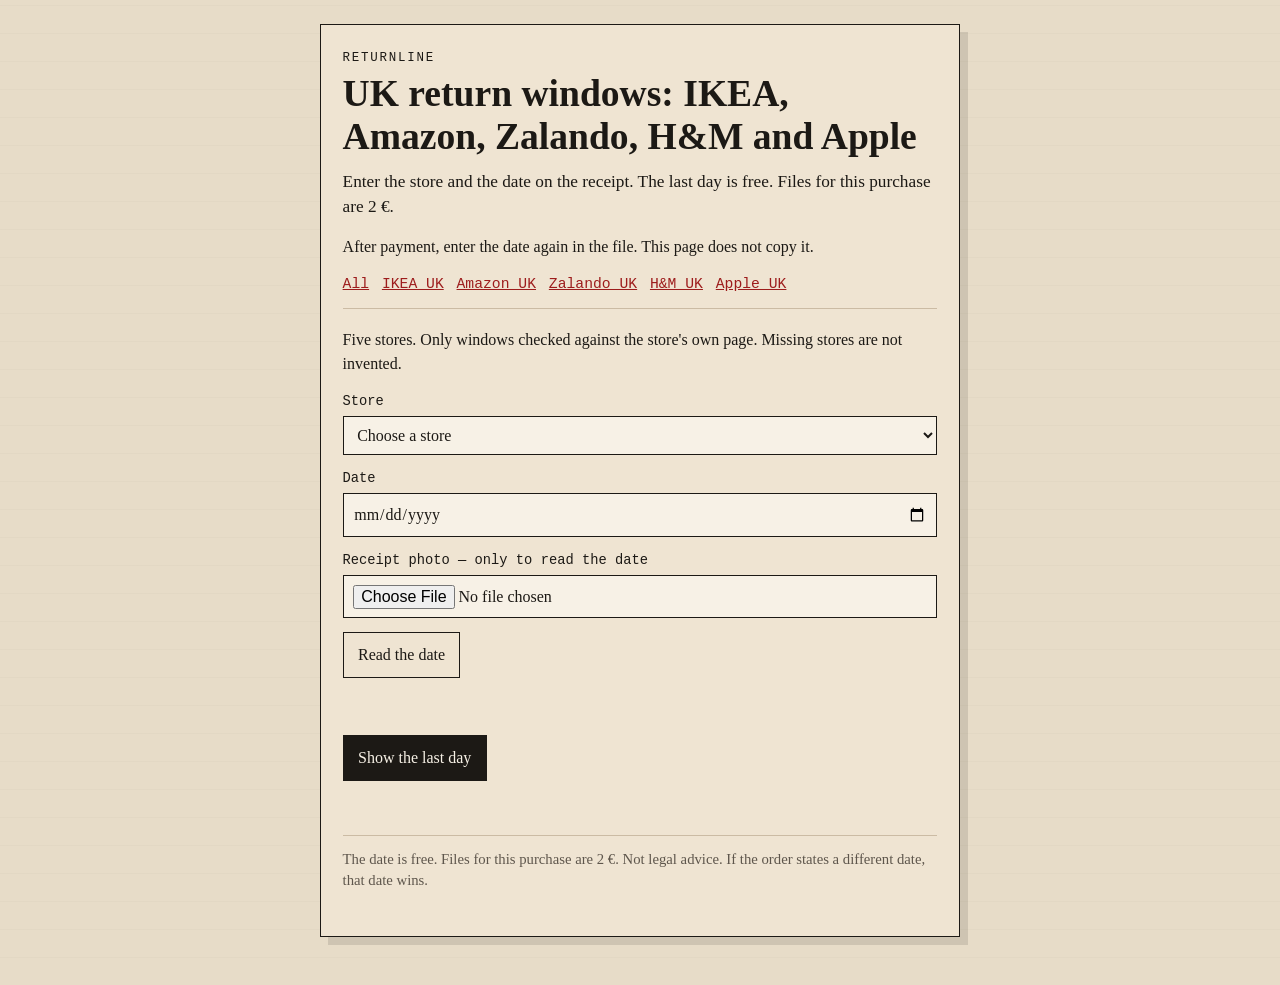
<file: index.html>
<!DOCTYPE html>
<html lang="en">
<head>
<meta name="yandex-verification" content="174b1c9c4e349816" />
<meta charset="utf-8">
<meta name="viewport" content="width=device-width, initial-scale=1">
<title>UK return windows: IKEA, Amazon, Zalando, H&amp;M and Apple</title>
<meta name="description" content="IKEA UK, Amazon UK, Zalando UK, H&amp;M UK and Apple UK return windows. The last day is free. One site, five pages.">
<link rel="canonical" href="https://frtertaer.github.io/">
<link rel="stylesheet" href="css/returnline.css">
</head>
<body data-store="" data-root="">
<main class="sheet">
<p class="brand">Returnline</p>
<h1>UK return windows: IKEA, Amazon, Zalando, H&amp;M and Apple</h1>
<p class="lead">Enter the store and the date on the receipt. The last day is free. Files for this purchase are 2 €.</p>
<p>After payment, enter the date again in the file. This page does not copy it.</p>
<nav aria-label="Stores"><a href="index.html">All</a><a href="ikea/index.html">IKEA UK</a><a href="amazon/index.html">Amazon UK</a><a href="zalando/index.html">Zalando UK</a><a href="hm/index.html">H&amp;M UK</a><a href="apple/index.html">Apple UK</a></nav>
<p>Five stores. Only windows checked against the store's own page. Missing stores are not invented.</p>
<form id="calc" class="slip"><label class="field"><span>Store</span><select id="store" name="store" required></select></label><label class="field"><span id="anchor-label">Date</span><input id="anchor" name="anchor" type="date" required></label><label id="sale-wrap" class="check" hidden><input id="sale" type="checkbox"><span>Sale item — shorter window</span></label><label class="photo"><span>Receipt photo — only to read the date</span><input id="photo" name="photo" type="file" accept="image/*"></label><button type="button" class="ghost" id="read-photo">Read the date</button><p id="photo-note" aria-live="polite"></p><ul id="candidates" hidden></ul><button type="submit">Show the last day</button></form>
<section id="result" hidden aria-live="polite"><p class="brand">Last day</p><p id="result-date" class="stamp"></p><p id="result-status" class="status"></p></section><section id="till" class="till" hidden><h2>Files for this purchase</h2><p id="till-copy"></p><button type="button" id="open-files">Open the files for this purchase</button><div id="downloads" hidden><button type="button" id="get-ics">Download the calendar reminder</button><button type="button" id="get-receipt">Download the receipt with the date in the margin</button></div></section>
<section class="rule" id="rule"></section>
<footer><p>The date is free. Files for this purchase are 2 €. Not legal advice. If the order states a different date, that date wins.</p></footer>
</main>
<script src="js/rules.js"></script>
<script src="js/app.js"></script>
</body>
</html>
</file>
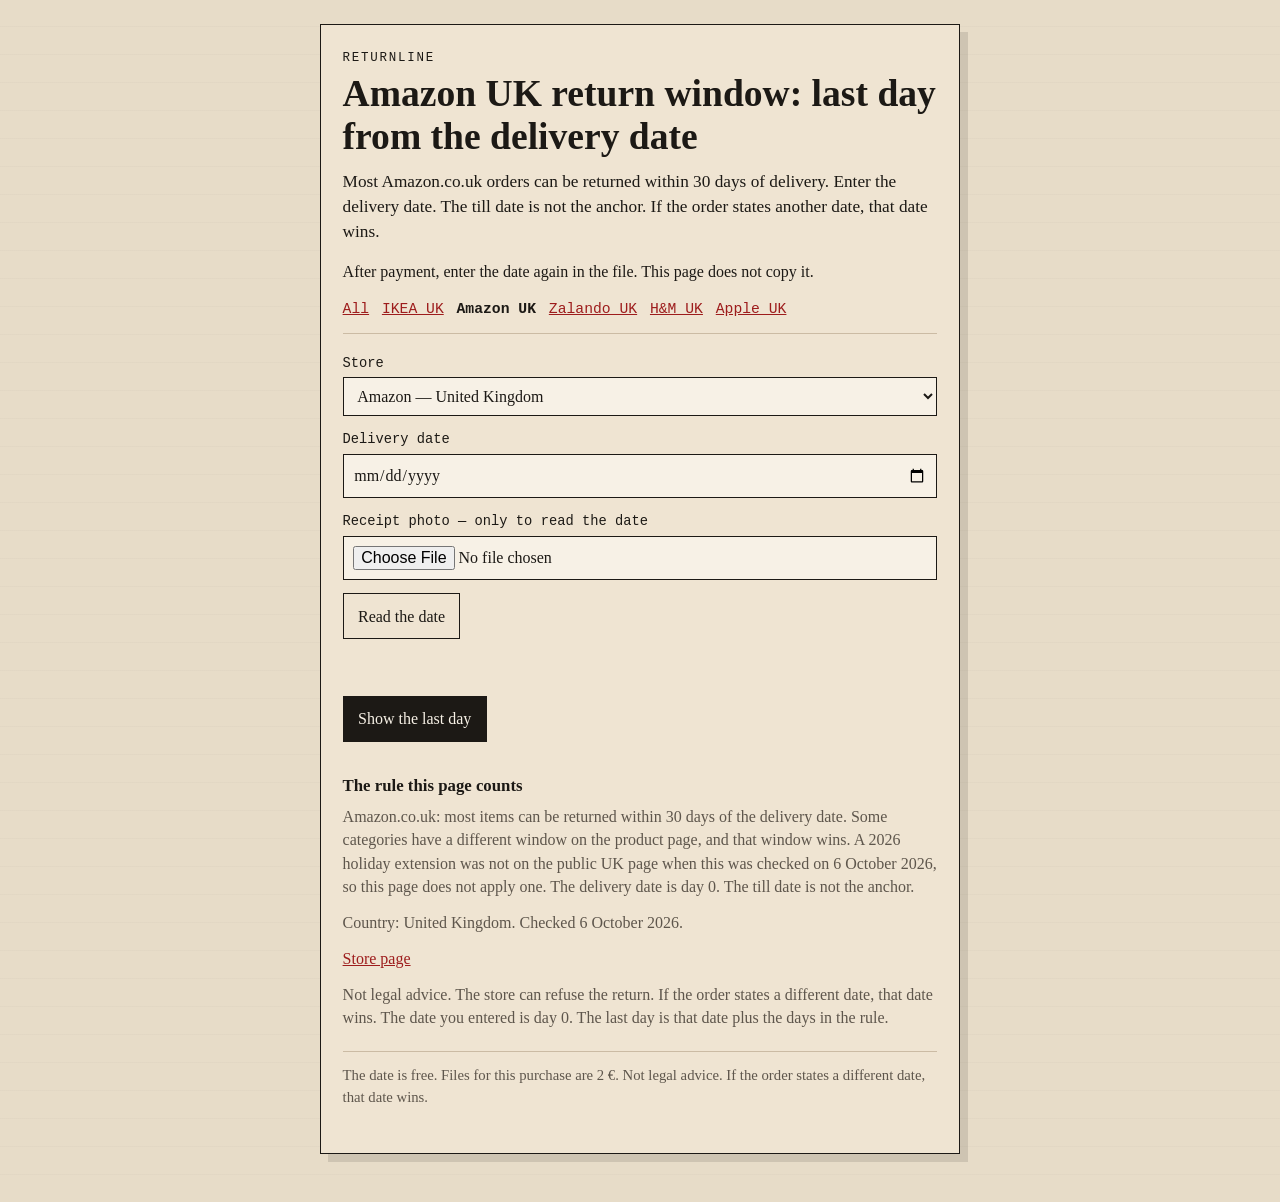
<file: amazon/index.html>
<!DOCTYPE html>
<html lang="en">
<head>
<meta charset="utf-8">
<meta name="viewport" content="width=device-width, initial-scale=1">
<title>Amazon UK return window: last day from the delivery date</title>
<meta name="description" content="Amazon UK return window: last day from the delivery date. 30 days from receipt of delivery, not the till date. The date is free.">
<link rel="canonical" href="https://frtertaer.github.io/amazon/">
<link rel="stylesheet" href="../css/returnline.css">
</head>
<body data-store="amazon" data-root="../">
<main class="sheet">
<p class="brand">Returnline</p>
<h1>Amazon UK return window: last day from the delivery date</h1>
<p class="lead">Most Amazon.co.uk orders can be returned within 30 days of delivery. Enter the delivery date. The till date is not the anchor. If the order states another date, that date wins.</p>
<p>After payment, enter the date again in the file. This page does not copy it.</p>
<nav aria-label="Stores"><a href="../index.html">All</a><a href="../ikea/index.html">IKEA UK</a><strong>Amazon UK</strong><a href="../zalando/index.html">Zalando UK</a><a href="../hm/index.html">H&amp;M UK</a><a href="../apple/index.html">Apple UK</a></nav>

<form id="calc" class="slip"><label class="field"><span>Store</span><select id="store" name="store" required></select></label><label class="field"><span id="anchor-label">Date</span><input id="anchor" name="anchor" type="date" required></label><label id="sale-wrap" class="check" hidden><input id="sale" type="checkbox"><span>Sale item — shorter window</span></label><label class="photo"><span>Receipt photo — only to read the date</span><input id="photo" name="photo" type="file" accept="image/*"></label><button type="button" class="ghost" id="read-photo">Read the date</button><p id="photo-note" aria-live="polite"></p><ul id="candidates" hidden></ul><button type="submit">Show the last day</button></form>
<section id="result" hidden aria-live="polite"><p class="brand">Last day</p><p id="result-date" class="stamp"></p><p id="result-status" class="status"></p></section><section id="till" class="till" hidden><h2>Files for this purchase</h2><p id="till-copy"></p><button type="button" id="open-files">Open the files for this purchase</button><div id="downloads" hidden><button type="button" id="get-ics">Download the calendar reminder</button><button type="button" id="get-receipt">Download the receipt with the date in the margin</button></div></section>
<section class="rule" id="rule"><h2>The rule this page counts</h2><p>Amazon.co.uk: most items can be returned within 30 days of the delivery date. Some categories have a different window on the product page, and that window wins. A 2026 holiday extension was not on the public UK page when this was checked on 6 October 2026, so this page does not apply one. The delivery date is day 0. The till date is not the anchor.</p><p>Country: United Kingdom. Checked 6 October 2026.</p><p><a href="https://www.amazon.co.uk/gp/help/customer/display.html?nodeId=GKM69DUUYKQWKWX7" rel="noopener noreferrer">Store page</a></p><p>Not legal advice. The store can refuse the return. If the order states a different date, that date wins.</p></section>
<footer><p>The date is free. Files for this purchase are 2 €. Not legal advice. If the order states a different date, that date wins.</p></footer>
</main>
<script src="../js/rules.js"></script>
<script src="../js/app.js"></script>
</body>
</html>
</file>
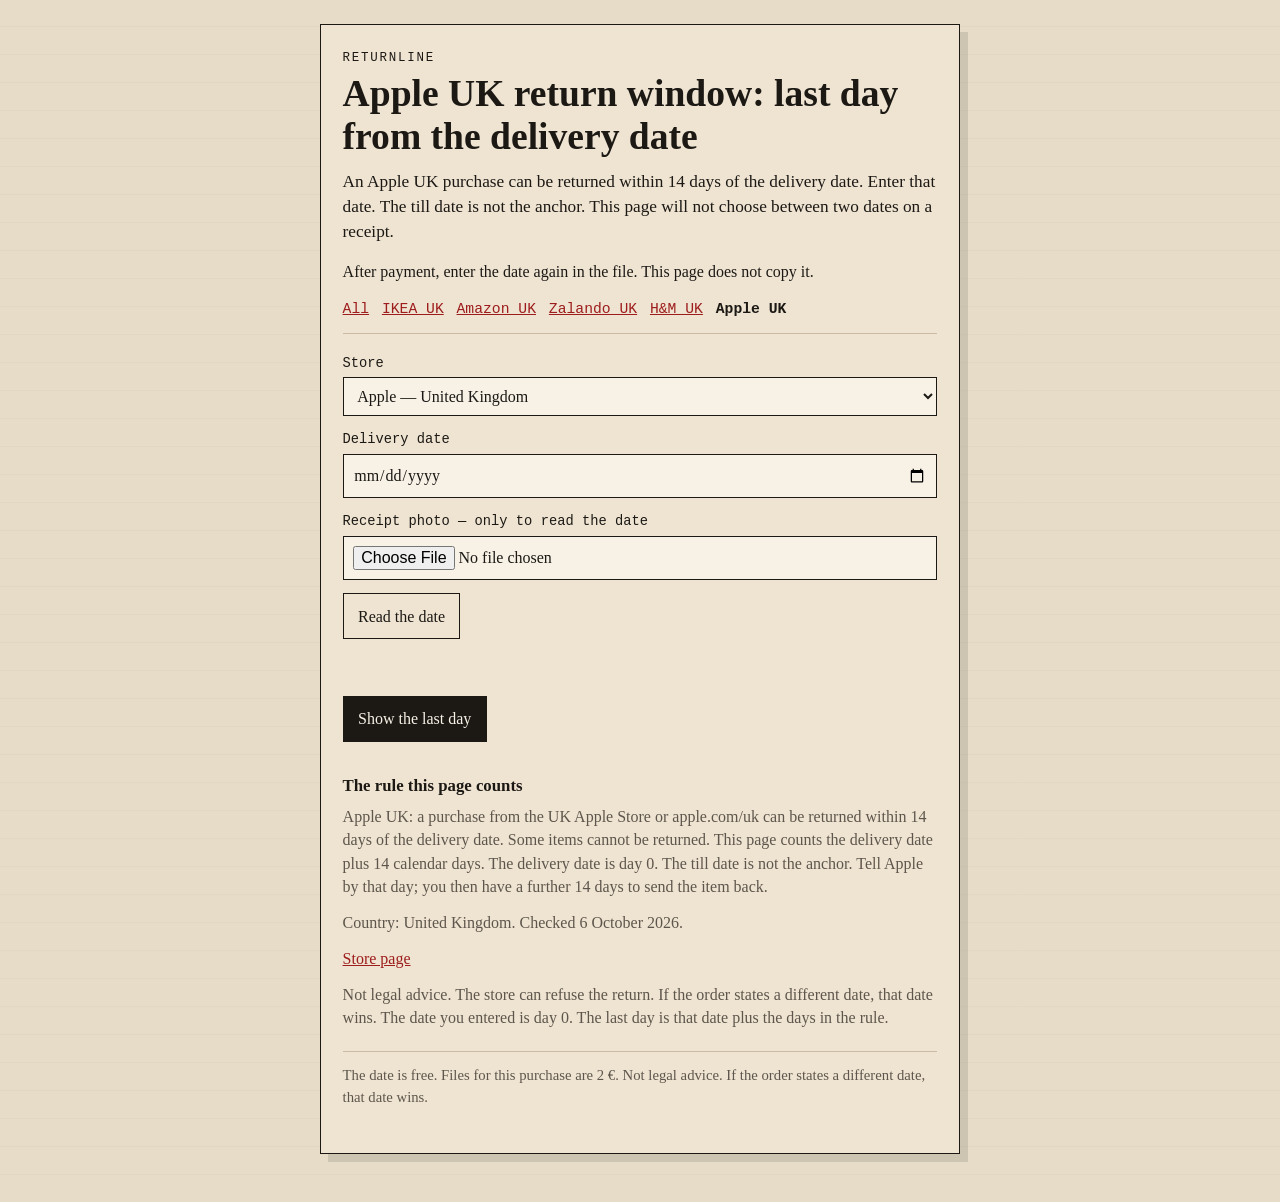
<file: apple/index.html>
<!DOCTYPE html>
<html lang="en">
<head>
<meta charset="utf-8">
<meta name="viewport" content="width=device-width, initial-scale=1">
<title>Apple UK return window: last day from the delivery date</title>
<meta name="description" content="Apple UK return window: last day from the delivery date. 14 days from delivery, not the till date. The date is free.">
<link rel="canonical" href="https://frtertaer.github.io/apple/">
<link rel="stylesheet" href="../css/returnline.css">
</head>
<body data-store="apple" data-root="../">
<main class="sheet">
<p class="brand">Returnline</p>
<h1>Apple UK return window: last day from the delivery date</h1>
<p class="lead">An Apple UK purchase can be returned within 14 days of the delivery date. Enter that date. The till date is not the anchor. This page will not choose between two dates on a receipt.</p>
<p>After payment, enter the date again in the file. This page does not copy it.</p>
<nav aria-label="Stores"><a href="../index.html">All</a><a href="../ikea/index.html">IKEA UK</a><a href="../amazon/index.html">Amazon UK</a><a href="../zalando/index.html">Zalando UK</a><a href="../hm/index.html">H&amp;M UK</a><strong>Apple UK</strong></nav>

<form id="calc" class="slip"><label class="field"><span>Store</span><select id="store" name="store" required></select></label><label class="field"><span id="anchor-label">Date</span><input id="anchor" name="anchor" type="date" required></label><label id="sale-wrap" class="check" hidden><input id="sale" type="checkbox"><span>Sale item — shorter window</span></label><label class="photo"><span>Receipt photo — only to read the date</span><input id="photo" name="photo" type="file" accept="image/*"></label><button type="button" class="ghost" id="read-photo">Read the date</button><p id="photo-note" aria-live="polite"></p><ul id="candidates" hidden></ul><button type="submit">Show the last day</button></form>
<section id="result" hidden aria-live="polite"><p class="brand">Last day</p><p id="result-date" class="stamp"></p><p id="result-status" class="status"></p></section><section id="till" class="till" hidden><h2>Files for this purchase</h2><p id="till-copy"></p><button type="button" id="open-files">Open the files for this purchase</button><div id="downloads" hidden><button type="button" id="get-ics">Download the calendar reminder</button><button type="button" id="get-receipt">Download the receipt with the date in the margin</button></div></section>
<section class="rule" id="rule"><h2>The rule this page counts</h2><p>Apple UK: a purchase from the UK Apple Store or apple.com/uk can be returned within 14 days of the delivery date. Some items cannot be returned. This page counts the delivery date plus 14 calendar days. The delivery date is day 0. The till date is not the anchor. Tell Apple by that day; you then have a further 14 days to send the item back.</p><p>Country: United Kingdom. Checked 6 October 2026.</p><p><a href="https://www.apple.com/uk/shop/help/returns_refund" rel="noopener noreferrer">Store page</a></p><p>Not legal advice. The store can refuse the return. If the order states a different date, that date wins.</p></section>
<footer><p>The date is free. Files for this purchase are 2 €. Not legal advice. If the order states a different date, that date wins.</p></footer>
</main>
<script src="../js/rules.js"></script>
<script src="../js/app.js"></script>
</body>
</html>
</file>
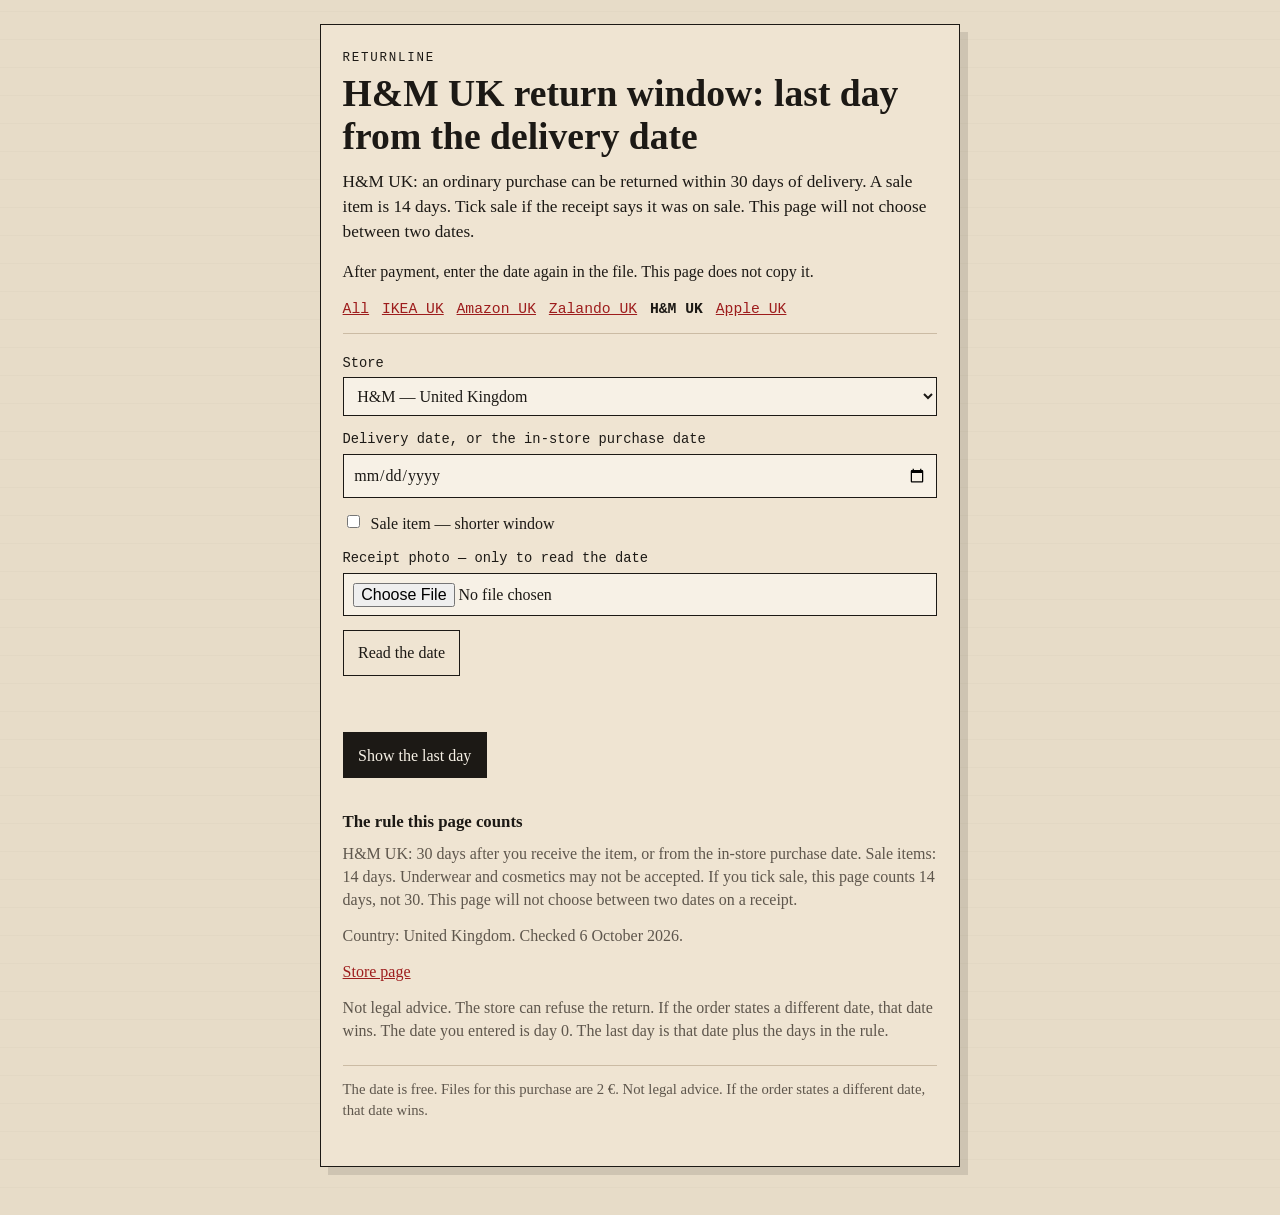
<file: hm/index.html>
<!DOCTYPE html>
<html lang="en">
<head>
<meta charset="utf-8">
<meta name="viewport" content="width=device-width, initial-scale=1">
<title>H&amp;M UK return window: last day from the delivery date</title>
<meta name="description" content="H&amp;M UK return window: last day from the delivery date. 30 days, or 14 days on sale items. The date is free.">
<link rel="canonical" href="https://frtertaer.github.io/hm/">
<link rel="stylesheet" href="../css/returnline.css">
</head>
<body data-store="hm" data-root="../">
<main class="sheet">
<p class="brand">Returnline</p>
<h1>H&amp;M UK return window: last day from the delivery date</h1>
<p class="lead">H&amp;M UK: an ordinary purchase can be returned within 30 days of delivery. A sale item is 14 days. Tick sale if the receipt says it was on sale. This page will not choose between two dates.</p>
<p>After payment, enter the date again in the file. This page does not copy it.</p>
<nav aria-label="Stores"><a href="../index.html">All</a><a href="../ikea/index.html">IKEA UK</a><a href="../amazon/index.html">Amazon UK</a><a href="../zalando/index.html">Zalando UK</a><strong>H&amp;M UK</strong><a href="../apple/index.html">Apple UK</a></nav>

<form id="calc" class="slip"><label class="field"><span>Store</span><select id="store" name="store" required></select></label><label class="field"><span id="anchor-label">Date</span><input id="anchor" name="anchor" type="date" required></label><label id="sale-wrap" class="check" hidden><input id="sale" type="checkbox"><span>Sale item — shorter window</span></label><label class="photo"><span>Receipt photo — only to read the date</span><input id="photo" name="photo" type="file" accept="image/*"></label><button type="button" class="ghost" id="read-photo">Read the date</button><p id="photo-note" aria-live="polite"></p><ul id="candidates" hidden></ul><button type="submit">Show the last day</button></form>
<section id="result" hidden aria-live="polite"><p class="brand">Last day</p><p id="result-date" class="stamp"></p><p id="result-status" class="status"></p></section><section id="till" class="till" hidden><h2>Files for this purchase</h2><p id="till-copy"></p><button type="button" id="open-files">Open the files for this purchase</button><div id="downloads" hidden><button type="button" id="get-ics">Download the calendar reminder</button><button type="button" id="get-receipt">Download the receipt with the date in the margin</button></div></section>
<section class="rule" id="rule"><h2>The rule this page counts</h2><p>H&amp;M UK: 30 days after you receive the item, or from the in-store purchase date. Sale items: 14 days. Underwear and cosmetics may not be accepted. If you tick sale, this page counts 14 days, not 30. This page will not choose between two dates on a receipt.</p><p>Country: United Kingdom. Checked 6 October 2026.</p><p><a href="https://www2.hm.com/en_gb/customer-service/return-link.html" rel="noopener noreferrer">Store page</a></p><p>Not legal advice. The store can refuse the return. If the order states a different date, that date wins.</p></section>
<footer><p>The date is free. Files for this purchase are 2 €. Not legal advice. If the order states a different date, that date wins.</p></footer>
</main>
<script src="../js/rules.js"></script>
<script src="../js/app.js"></script>
</body>
</html>
</file>
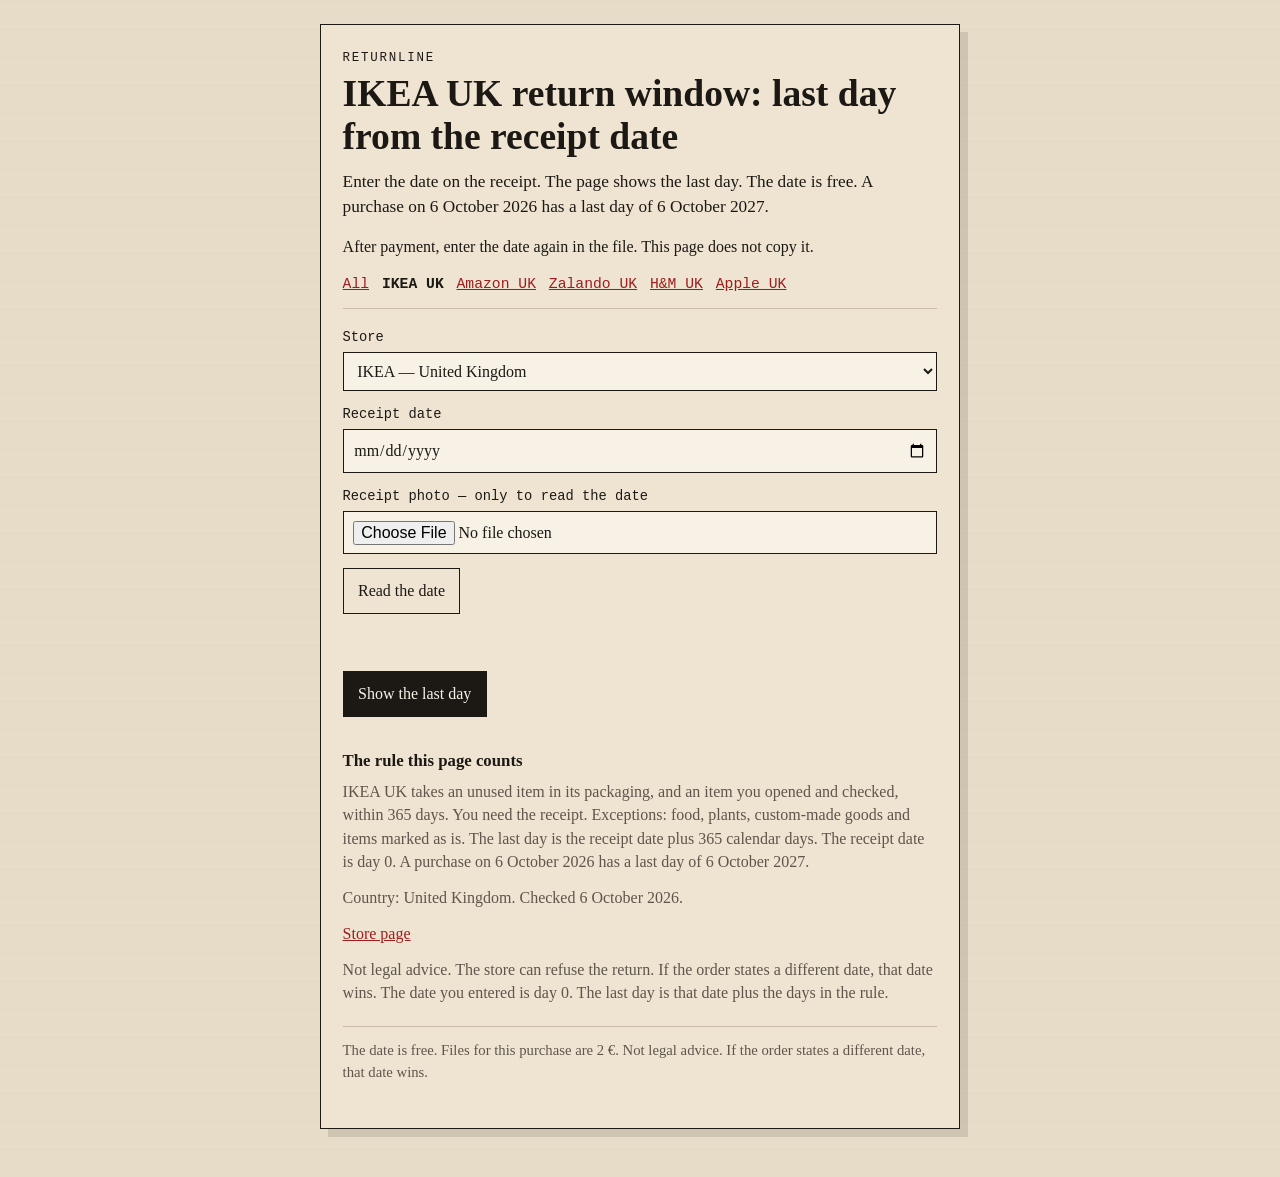
<file: ikea/index.html>
<!DOCTYPE html>
<html lang="en">
<head>
<meta charset="utf-8">
<meta name="viewport" content="width=device-width, initial-scale=1">
<title>IKEA UK return window: last day from the receipt date</title>
<meta name="description" content="IKEA UK return window: last day from the receipt date. IKEA return policy is 365 days from the date on the receipt. The date is free.">
<link rel="canonical" href="https://frtertaer.github.io/ikea/">
<link rel="stylesheet" href="../css/returnline.css">
</head>
<body data-store="ikea" data-root="../">
<main class="sheet">
<p class="brand">Returnline</p>
<h1>IKEA UK return window: last day from the receipt date</h1>
<p class="lead">Enter the date on the receipt. The page shows the last day. The date is free. A purchase on 6 October 2026 has a last day of 6 October 2027.</p>
<p>After payment, enter the date again in the file. This page does not copy it.</p>
<nav aria-label="Stores"><a href="../index.html">All</a><strong>IKEA UK</strong><a href="../amazon/index.html">Amazon UK</a><a href="../zalando/index.html">Zalando UK</a><a href="../hm/index.html">H&amp;M UK</a><a href="../apple/index.html">Apple UK</a></nav>

<form id="calc" class="slip"><label class="field"><span>Store</span><select id="store" name="store" required></select></label><label class="field"><span id="anchor-label">Date</span><input id="anchor" name="anchor" type="date" required></label><label id="sale-wrap" class="check" hidden><input id="sale" type="checkbox"><span>Sale item — shorter window</span></label><label class="photo"><span>Receipt photo — only to read the date</span><input id="photo" name="photo" type="file" accept="image/*"></label><button type="button" class="ghost" id="read-photo">Read the date</button><p id="photo-note" aria-live="polite"></p><ul id="candidates" hidden></ul><button type="submit">Show the last day</button></form>
<section id="result" hidden aria-live="polite"><p class="brand">Last day</p><p id="result-date" class="stamp"></p><p id="result-status" class="status"></p></section><section id="till" class="till" hidden><h2>Files for this purchase</h2><p id="till-copy"></p><button type="button" id="open-files">Open the files for this purchase</button><div id="downloads" hidden><button type="button" id="get-ics">Download the calendar reminder</button><button type="button" id="get-receipt">Download the receipt with the date in the margin</button></div></section>
<section class="rule" id="rule"><h2>The rule this page counts</h2><p>IKEA UK takes an unused item in its packaging, and an item you opened and checked, within 365 days. You need the receipt. Exceptions: food, plants, custom-made goods and items marked as is. The last day is the receipt date plus 365 calendar days. The receipt date is day 0. A purchase on 6 October 2026 has a last day of 6 October 2027.</p><p>Country: United Kingdom. Checked 6 October 2026.</p><p><a href="https://www.ikea.com/gb/en/customer-service/returns-claims/return-policy/" rel="noopener noreferrer">Store page</a></p><p>Not legal advice. The store can refuse the return. If the order states a different date, that date wins.</p></section>
<footer><p>The date is free. Files for this purchase are 2 €. Not legal advice. If the order states a different date, that date wins.</p></footer>
</main>
<script src="../js/rules.js"></script>
<script src="../js/app.js"></script>
</body>
</html>
</file>
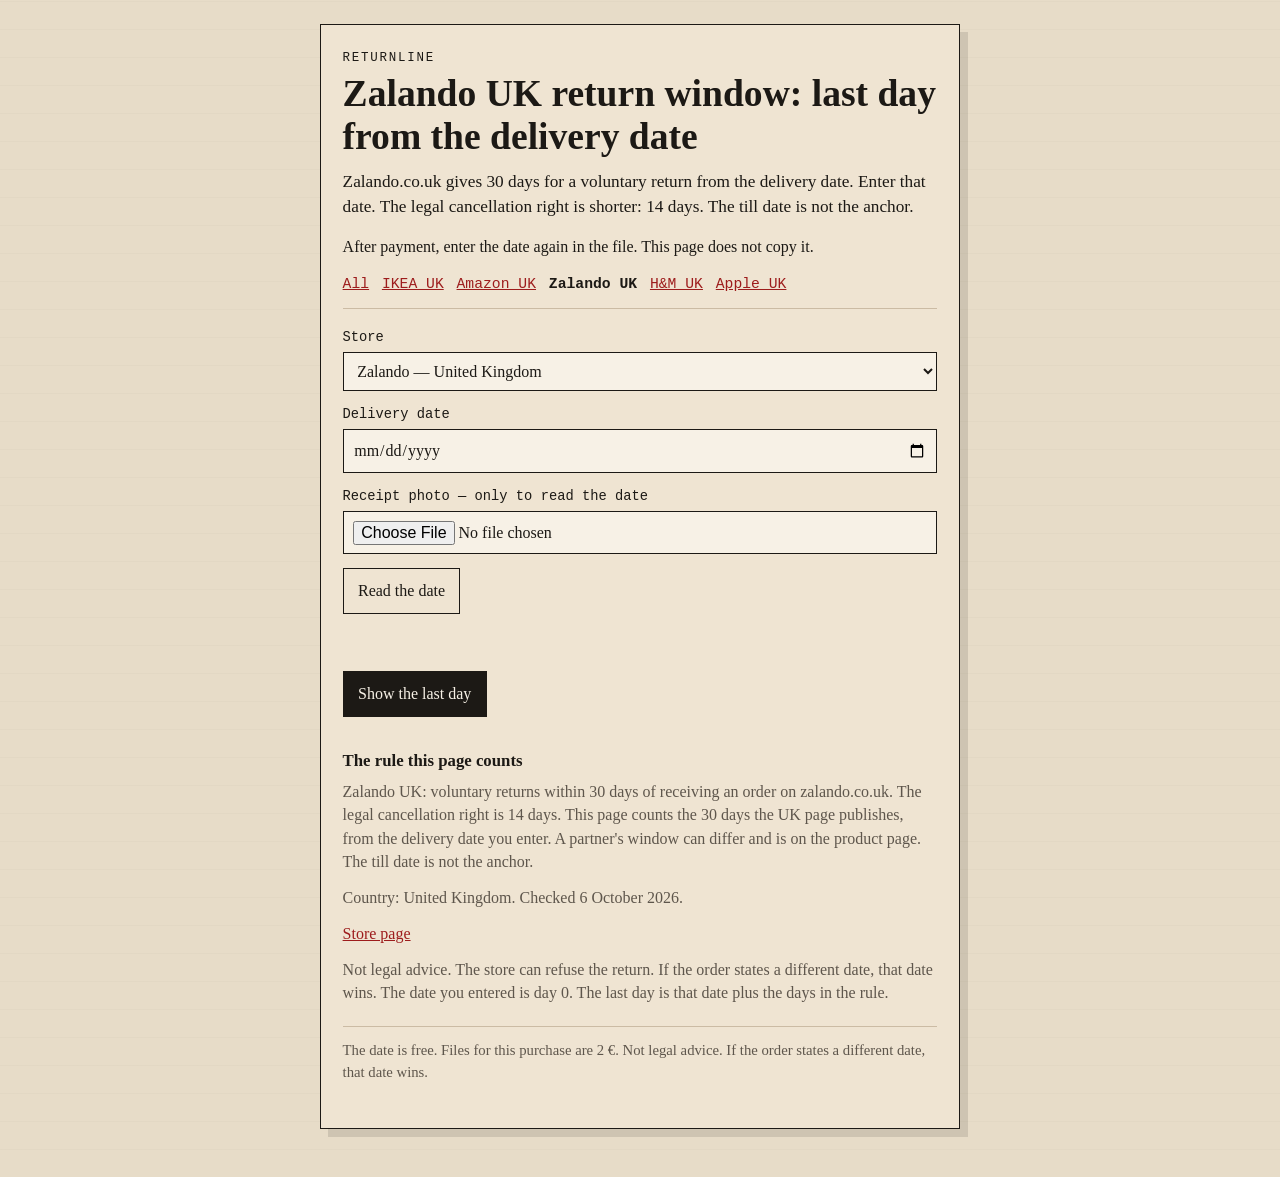
<file: zalando/index.html>
<!DOCTYPE html>
<html lang="en">
<head>
<meta charset="utf-8">
<meta name="viewport" content="width=device-width, initial-scale=1">
<title>Zalando UK return window: last day from the delivery date</title>
<meta name="description" content="Zalando UK return window: last day from the delivery date. Last day to return a Zalando.co.uk order is 30 days after delivery. The date is free.">
<link rel="canonical" href="https://frtertaer.github.io/zalando/">
<link rel="stylesheet" href="../css/returnline.css">
</head>
<body data-store="zalando" data-root="../">
<main class="sheet">
<p class="brand">Returnline</p>
<h1>Zalando UK return window: last day from the delivery date</h1>
<p class="lead">Zalando.co.uk gives 30 days for a voluntary return from the delivery date. Enter that date. The legal cancellation right is shorter: 14 days. The till date is not the anchor.</p>
<p>After payment, enter the date again in the file. This page does not copy it.</p>
<nav aria-label="Stores"><a href="../index.html">All</a><a href="../ikea/index.html">IKEA UK</a><a href="../amazon/index.html">Amazon UK</a><strong>Zalando UK</strong><a href="../hm/index.html">H&amp;M UK</a><a href="../apple/index.html">Apple UK</a></nav>

<form id="calc" class="slip"><label class="field"><span>Store</span><select id="store" name="store" required></select></label><label class="field"><span id="anchor-label">Date</span><input id="anchor" name="anchor" type="date" required></label><label id="sale-wrap" class="check" hidden><input id="sale" type="checkbox"><span>Sale item — shorter window</span></label><label class="photo"><span>Receipt photo — only to read the date</span><input id="photo" name="photo" type="file" accept="image/*"></label><button type="button" class="ghost" id="read-photo">Read the date</button><p id="photo-note" aria-live="polite"></p><ul id="candidates" hidden></ul><button type="submit">Show the last day</button></form>
<section id="result" hidden aria-live="polite"><p class="brand">Last day</p><p id="result-date" class="stamp"></p><p id="result-status" class="status"></p></section><section id="till" class="till" hidden><h2>Files for this purchase</h2><p id="till-copy"></p><button type="button" id="open-files">Open the files for this purchase</button><div id="downloads" hidden><button type="button" id="get-ics">Download the calendar reminder</button><button type="button" id="get-receipt">Download the receipt with the date in the margin</button></div></section>
<section class="rule" id="rule"><h2>The rule this page counts</h2><p>Zalando UK: voluntary returns within 30 days of receiving an order on zalando.co.uk. The legal cancellation right is 14 days. This page counts the 30 days the UK page publishes, from the delivery date you enter. A partner's window can differ and is on the product page. The till date is not the anchor.</p><p>Country: United Kingdom. Checked 6 October 2026.</p><p><a href="https://www.zalando.co.uk/zalando-terms/" rel="noopener noreferrer">Store page</a></p><p>Not legal advice. The store can refuse the return. If the order states a different date, that date wins.</p></section>
<footer><p>The date is free. Files for this purchase are 2 €. Not legal advice. If the order states a different date, that date wins.</p></footer>
</main>
<script src="../js/rules.js"></script>
<script src="../js/app.js"></script>
</body>
</html>
</file>
<file: css/returnline.css>
[hidden] { display: none !important; }

:root {
  --ink: #1c1915;
  --paper: #efe4d2;
  --stamp: #9d1c1c;
  --line: #cbbba4;
  --quiet: #5e564c;
}

* { box-sizing: border-box; }

body {
  margin: 0;
  color: var(--ink);
  background-color: #e7dcc8;
  background-image: repeating-linear-gradient(
    0deg,
    transparent,
    transparent 27px,
    rgba(28, 25, 21, 0.045) 28px
  );
  font-family: Georgia, "Iowan Old Style", Palatino, "Palatino Linotype", serif;
  line-height: 1.45;
}

a { color: var(--stamp); }
a:hover { text-decoration-thickness: 2px; }

:focus-visible {
  outline: 3px solid var(--ink);
  outline-offset: 3px;
}

.sheet {
  width: min(40rem, calc(100% - 2rem));
  margin: 1.5rem auto 3rem;
  padding: 1.5rem 1.35rem 2rem;
  background: var(--paper);
  border: 1px solid var(--ink);
  box-shadow: 8px 8px 0 rgba(28, 25, 21, 0.12);
}

.brand {
  margin: 0 0 0.4rem;
  font-family: Consolas, "Courier New", monospace;
  font-size: 0.78rem;
  letter-spacing: 0.14em;
  text-transform: uppercase;
}

h1 {
  margin: 0 0 0.7rem;
  font-size: clamp(1.7rem, 4vw, 2.35rem);
  line-height: 1.12;
  font-weight: 700;
}

.lead, .rule p, .status, .till p, footer p { margin: 0 0 0.8rem; }

.lead { font-size: 1.08rem; }

nav {
  display: flex;
  flex-wrap: wrap;
  gap: 0.45rem 0.8rem;
  margin: 0 0 1.2rem;
  padding-bottom: 0.8rem;
  border-bottom: 1px solid var(--line);
  font-family: Consolas, "Courier New", monospace;
  font-size: 0.92rem;
}

.slip, .rule, .till {
  margin-top: 1.1rem;
}

.field, .check, .photo {
  display: block;
  margin: 0 0 0.85rem;
}

.field span, .photo span {
  display: block;
  margin-bottom: 0.25rem;
  font-family: Consolas, "Courier New", monospace;
  font-size: 0.86rem;
}

input[type="date"], select, input[type="file"] {
  width: 100%;
  padding: 0.55rem 0.6rem;
  border: 1px solid var(--ink);
  background: #f7f1e6;
  color: var(--ink);
  font: inherit;
}

.check {
  display: flex;
  gap: 0.5rem;
  align-items: flex-start;
}

button {
  font: inherit;
  cursor: pointer;
  border: 1px solid var(--ink);
  background: var(--ink);
  color: #f7f1e6;
  padding: 0.65rem 0.9rem;
  margin: 0 0.5rem 0.5rem 0;
}

button.ghost {
  background: transparent;
  color: var(--ink);
}

.stamp {
  display: inline-block;
  margin: 0.2rem 0 0.7rem;
  padding: 0.35rem 0.7rem;
  border: 3px solid var(--stamp);
  color: var(--stamp);
  font-size: clamp(1.8rem, 5vw, 2.7rem);
  line-height: 1.1;
  letter-spacing: -0.02em;
  transform: rotate(-1.4deg);
}

.stamp.bad, .status.bad { color: var(--quiet); border-color: var(--quiet); }

.status { font-size: 1.02rem; }

.till {
  padding-top: 0.8rem;
  border-top: 1px dashed var(--ink);
}

.rule {
  padding-top: 0.4rem;
  color: var(--quiet);
}

.rule h2, .till h2 {
  margin: 0 0 0.45rem;
  font-size: 1.05rem;
  color: var(--ink);
}

#candidates { margin: 0 0 0.8rem; padding: 0; list-style: none; }
#candidates button { margin-bottom: 0.35rem; }

#photo-note { min-height: 1.2em; color: var(--quiet); font-size: 0.95rem; }

footer {
  margin-top: 1.4rem;
  padding-top: 0.8rem;
  border-top: 1px solid var(--line);
  color: var(--quiet);
  font-size: 0.92rem;
}

@media (prefers-reduced-motion: reduce) {
  .stamp { transform: none; }
}
</file>
